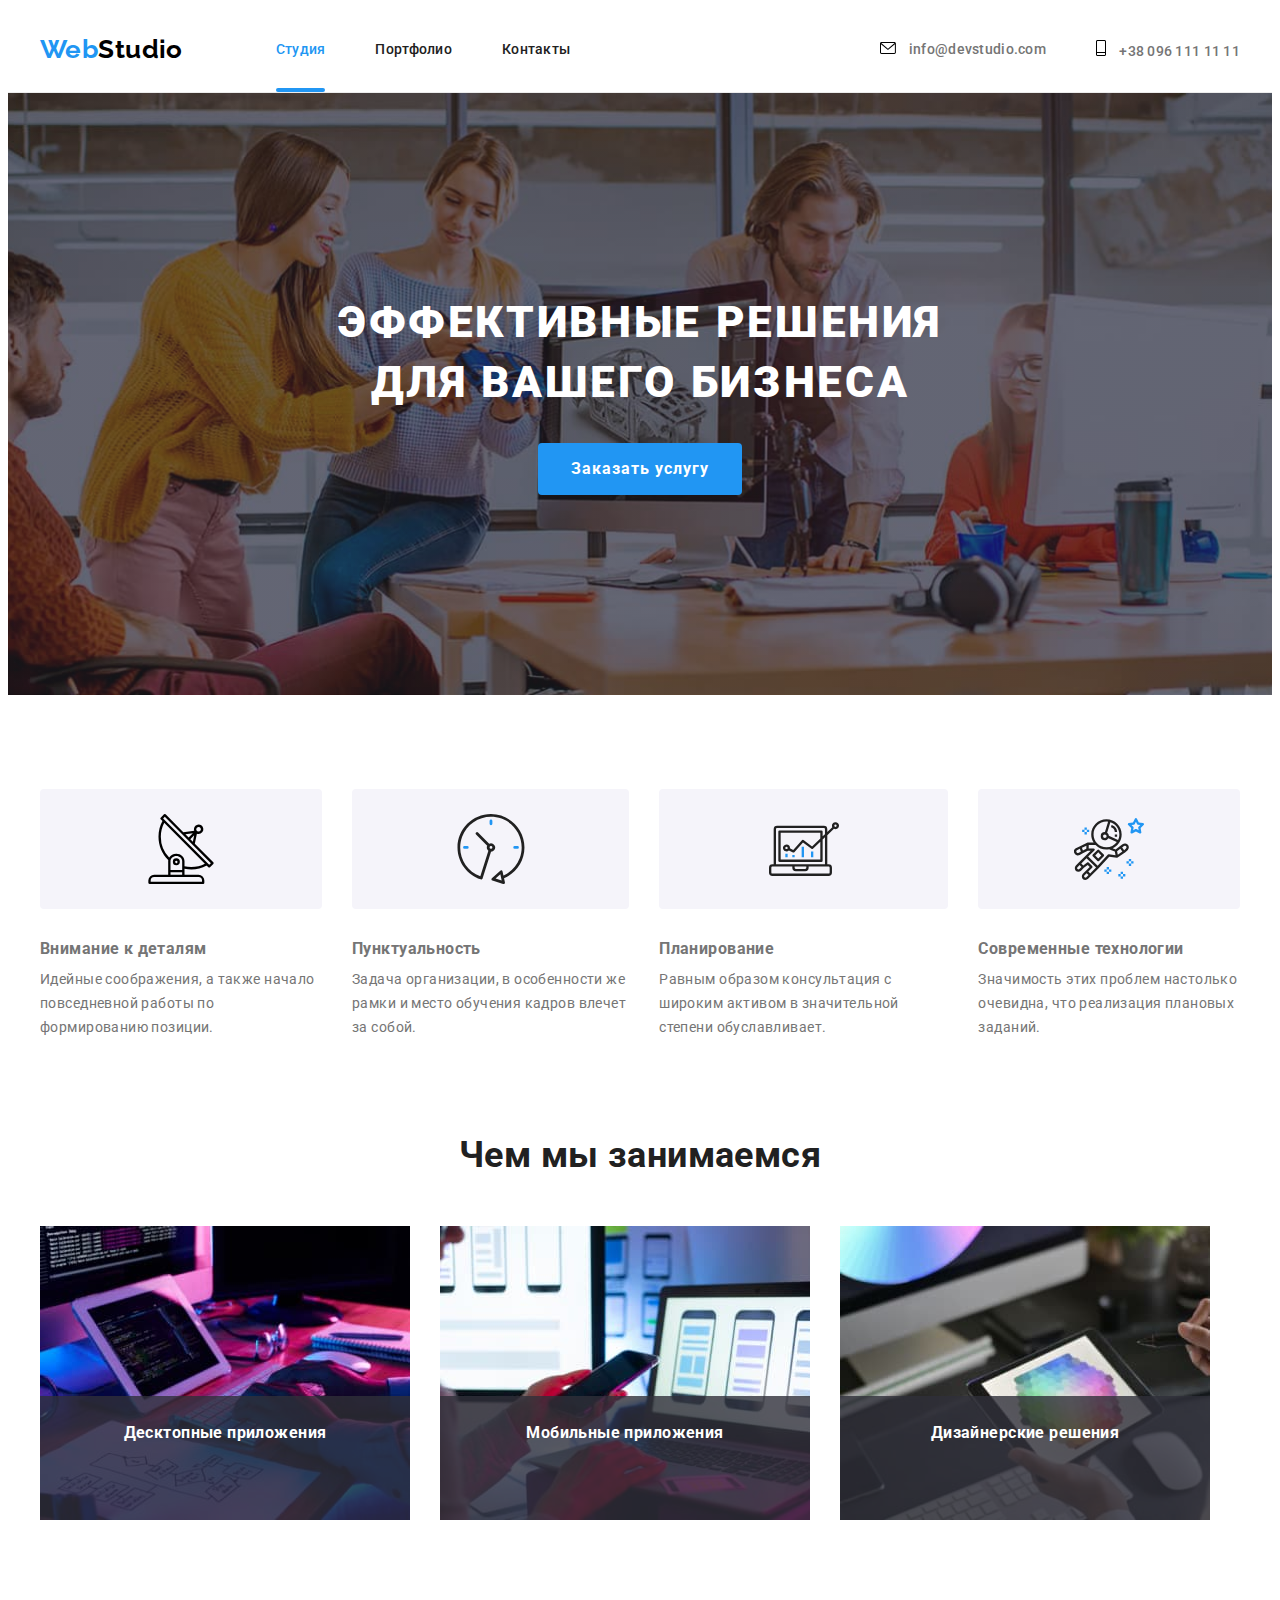
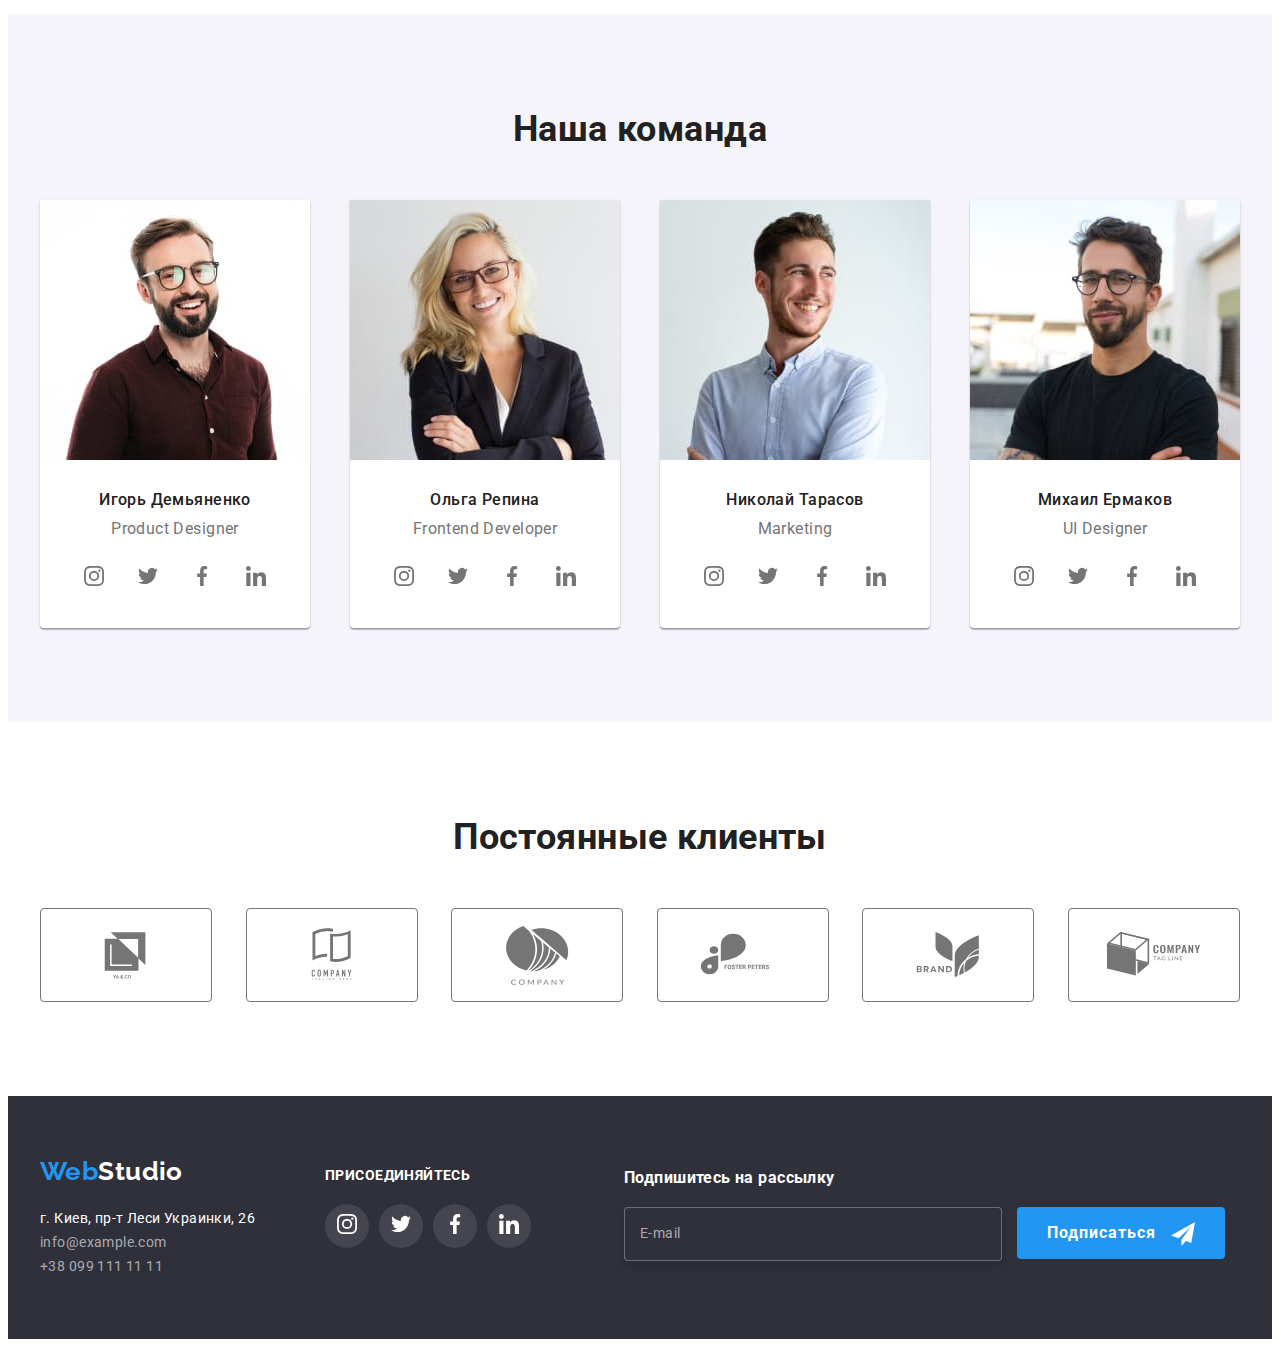
<file: index.html>
<!DOCTYPE html>
<html lang="ru">
  <head>
    <meta charset="UTF-8" />
    <meta http-equiv="X-UA-Compatible" content="IE=edge" />
    <meta name="viewport" content="width=device-width, initial-scale=1.0" />
    <title>Studio</title>
    <link
      href="https://fonts.googleapis.com/css2?family=Raleway:wght@700&family=Roboto:wght@400;500;700;900&display=swap"
      rel="stylesheet"
    />
    <link rel="stylesheet" href="./css/main.min.css" />

    <link
      rel="stylesheet"
      href="https://cdnjs.cloudflare.com/ajax/libs/modern-normalize/1.1.0/modern-normalize.min.css"
      integrity="sha512-wpPYUAdjBVSE4KJnH1VR1HeZfpl1ub8YT/NKx4PuQ5NmX2tKuGu6U/JRp5y+Y8XG2tV+wKQpNHVUX03MfMFn9Q=="
      crossorigin="anonymous"
      referrerpolicy="no-referrer"
    />
  </head>

  <body class="page">
    <!-- header -->
    <header class="header">
      <div class="container header__content">
        <a class="logo" href="./index.html" lang="en">
          <span class="logo__text logo__text--blue">Web</span
          ><span class="logo__text logo__text--focused">Studio</span></a
        >
        <nav class="nav">
          <ul class="nav__list">
            <li class="nav__item">
              <a class="nav__link nav__link--current" href="./index.html"
                >Студия</a
              >
            </li>
            <li class="nav__item">
              <a class="nav__link" href="./portfolio.html">Портфолио</a>
            </li>
            <li class="nav__item">
              <a class="nav__link" href="#address">Контакты</a>
            </li>
          </ul>
        </nav>

        <ul class="contacts header__contacts">
          <li class="contacts__item contacts__item--inline">
            <a
              class="contacts__link contacts__link--inline"
              href="mailto:info@devstudio.com"
            >
              <svg class="icon-envelope" width="16" height="12">
                <use href="./images/symbol-defs.svg#icon-envelope"></use>
              </svg>
              info@devstudio.com</a
            >
          </li>
          <li class="contacts__item contacts__item--inline">
            <a
              class="contacts__link contacts__link--inline"
              href="tel:+380961111111"
            >
              <svg class="icon-phon" width="10" height="16">
                <use href="./images/symbol-defs.svg#icon-vector"></use>
              </svg>
              +38 096 111 11 11</a
            >
          </li>
        </ul>
      </div>
    </header>

    <main>
      <!-- hero  -->
      <section class="hero overlay">
        <div class="container">
          <h1 class="hero__title">Эффективные решения для вашего бизнеса</h1>
          <button class="button button--primary" type="button" data-modal-open>
            Заказать услугу
          </button>
        </div>
      </section>

      <!-- features section-->
      <section class="features">
        <div class="container">
          <h2 hidden>Особенности</h2>

          <ul class="features__list">
            <li class="features__item">
              <div class="features__pic">
                <svg class="features__icon" width="70" height="70">
                  <use href="./images/symbol-defs.svg#icon-antenna"></use>
                </svg>
              </div>
              <h3 class="features__title">Внимание к деталям</h3>
              <p class="features__text">
                Идейные соображения, а также начало повседневной работы по
                формированию позиции.
              </p>
            </li>

            <li class="features__item">
              <div class="features__pic">
                <svg class="features__icon" width="70" height="70">
                  <use href="./images/symbol-defs.svg#icon-clock"></use>
                </svg>
              </div>
              <h3 class="features__title">Пунктуальность</h3>
              <p class="features__text">
                Задача организации, в особенности же рамки и место обучения
                кадров влечет за собой.
              </p>
            </li>

            <li class="features__item">
              <div class="features__pic">
                <svg class="features__icon" width="70" height="70">
                  <use href="./images/symbol-defs.svg#icon-diagram"></use>
                </svg>
              </div>
              <h3 class="features__title">Планирование</h3>
              <p class="features__text">
                Равным образом консультация с широким активом в значительной
                степени обуславливает.
              </p>
            </li>

            <li class="features__item">
              <div class="features__pic">
                <svg class="features__icon" width="70" height="70">
                  <use href="./images/symbol-defs.svg#icon-astronaut"></use>
                </svg>
              </div>
              <h3 class="features__title">Современные технологии</h3>
              <p class="features__text">
                Значимость этих проблем настолько очевидна, что реализация
                плановых заданий.
              </p>
            </li>
          </ul>
        </div>
      </section>

      <!-- about us -->
      <section class="about">
        <div class="container">
          <h2 class="section-title centered">Чем мы занимаемся</h2>

          <ul class="about__list">
            <li class="about__item">
              <img
                class="about__img"
                src="./images/about-us/box-1.jpg"
                alt="Верстка"
                width="370"
              />
              <div class="about__thamb">
                <h3 class="about__title">Десктопные приложения</h3>
              </div>
            </li>
            <li class="about__item">
              <img
                class="about__img"
                src="./images/about-us/box-2.jpg"
                alt="Создание мобильного приложения"
                width="370"
              />
              <div class="about__thamb">
                <h3 class="about__title">Мобильные приложения</h3>
              </div>
            </li>
            <li class="about__item">
              <img
                class="about__img"
                src="./images/about-us/box-3.jpg"
                alt="Палитра цветов на планшете"
                width="370"
              />
              <div class="about__thamb">
                <h3 class="about__title">Дизайнерские решения</h3>
              </div>
            </li>
          </ul>
        </div>
      </section>

      <!-- our team -->
      <section class="team">
        <div class="container">
          <h2 class="section-title">Наша команда</h2>

          <ul class="team__list">
            <li class="team__item team__item--shadow">
              <a class="team__link" href="">
                <img
                  class="team__img"
                  src="./images/our-team/igor-d.jpg"
                  alt=" Фото Игоря Демьяненко"
                  width="270"
                />
              </a>

              <div class="team__desc">
                <h3 class="team__title">Игорь Демьяненко</h3>
                <p lang="en" class="team__text">Product Designer</p>

                <ul class="social-media">
                  <li class="social-media__item">
                    <a
                      class="social-media__link"
                      href=""
                      target="_blank"
                      rel="nooper nofollow noreferre"
                      aria-label="instagram"
                    >
                      <svg class="social-media__icon" width="20" height="20">
                        <use
                          href="./images/symbol-defs.svg#icon-instagram"
                        ></use>
                      </svg>
                    </a>
                  </li>

                  <li class="social-media__item">
                    <a
                      class="social-media__link"
                      href=""
                      target="_blank"
                      rel="nooper nofollow noreferre"
                      aria-label="twitter"
                    >
                      <svg class="social-media__icon" width="20" height="20">
                        <use href="./images/symbol-defs.svg#icon-twitter"></use>
                      </svg>
                    </a>
                  </li>

                  <li class="social-media__item">
                    <a
                      class="social-media__link"
                      href=""
                      target="_blank"
                      rel="nooper nofollow noreferre"
                      aria-label="facebook"
                    >
                      <svg class="social-media__icon" width="20" height="20">
                        <use
                          href="./images/symbol-defs.svg#icon-facebook"
                        ></use>
                      </svg>
                    </a>
                  </li>

                  <li class="social-media__item">
                    <a
                      class="social-media__link"
                      href=""
                      target="_blank"
                      rel="nooper nofollow noreferre"
                      aria-label="linkedin"
                    >
                      <svg class="social-media__icon" width="20" height="20">
                        <use
                          href="./images/symbol-defs.svg#icon-linkedin"
                        ></use>
                      </svg>
                    </a>
                  </li>
                </ul>
              </div>
            </li>

            <li class="team__item team__item--shadow">
              <a class="team__link" href="">
                <img
                  class="team__img"
                  src="./images/our-team/olga-r.jpg"
                  alt="Фото Ольги Репиной"
                  width="270"
                />
              </a>
              <div class="team__desc">
                <h3 class="team__title">Ольга Репина</h3>
                <p lang="en" class="team__text">Frontend Developer</p>
                <ul class="social-media">
                  <li class="social-media__item">
                    <a
                      class="social-media__link"
                      href=""
                      target="_blank"
                      rel="nooper nofollow noreferre"
                      aria-label="instagram"
                    >
                      <svg class="social-media__icon" width="20" height="20">
                        <use
                          href="./images/symbol-defs.svg#icon-instagram"
                        ></use>
                      </svg>
                    </a>
                  </li>

                  <li class="social-media__item">
                    <a
                      class="social-media__link"
                      href=""
                      target="_blank"
                      rel="nooper nofollow noreferre"
                      aria-label="twitter"
                    >
                      <svg class="social-media__icon" width="20" height="20">
                        <use href="./images/symbol-defs.svg#icon-twitter"></use>
                      </svg>
                    </a>
                  </li>

                  <li class="social-media__item">
                    <a
                      class="social-media__link"
                      href=""
                      target="_blank"
                      rel="nooper nofollow noreferre"
                      aria-label="facebook"
                    >
                      <svg class="social-media__icon" width="20" height="20">
                        <use
                          href="./images/symbol-defs.svg#icon-facebook"
                        ></use>
                      </svg>
                    </a>
                  </li>

                  <li class="social-media__item">
                    <a
                      class="social-media__link"
                      href=""
                      target="_blank"
                      rel="nooper nofollow noreferre"
                      aria-label="linkedin"
                    >
                      <svg class="social-media__icon" width="20" height="20">
                        <use
                          href="./images/symbol-defs.svg#icon-linkedin"
                        ></use>
                      </svg>
                    </a>
                  </li>
                </ul>
              </div>
            </li>

            <li class="team__item team__item--shadow">
              <a class="team__link" href="">
                <img
                  class="team__img"
                  src="./images/our-team/nikolay-t.jpg"
                  alt="фото Николая Тарасова"
                  width="270"
                />
              </a>
              <div class="team__desc">
                <h3 class="team__title">Николай Тарасов</h3>
                <p lang="en" class="team__text">Marketing</p>

                <ul class="social-media">
                  <li class="social-media__item">
                    <a
                      class="social-media__link"
                      href=""
                      target="_blank"
                      rel="nooper nofollow noreferre"
                      aria-label="instagram"
                    >
                      <svg class="social-media__icon" width="20" height="20">
                        <use
                          href="./images/symbol-defs.svg#icon-instagram"
                        ></use>
                      </svg>
                    </a>
                  </li>

                  <li class="social-media__item">
                    <a
                      class="social-media__link"
                      href=""
                      target="_blank"
                      rel="nooper nofollow noreferre"
                      aria-label="twitter"
                    >
                      <svg class="social-media__icon" width="20" height="20">
                        <use href="./images/symbol-defs.svg#icon-twitter"></use>
                      </svg>
                    </a>
                  </li>

                  <li class="social-media__item">
                    <a
                      class="social-media__link"
                      href=""
                      target="_blank"
                      rel="nooper nofollow noreferre"
                      aria-label="facebook"
                    >
                      <svg class="social-media__icon" width="20" height="20">
                        <use
                          href="./images/symbol-defs.svg#icon-facebook"
                        ></use>
                      </svg>
                    </a>
                  </li>

                  <li class="social-media__item">
                    <a
                      class="social-media__link"
                      href=""
                      target="_blank"
                      rel="nooper nofollow noreferre"
                      aria-label="linkedin"
                    >
                      <svg class="social-media__icon" width="20" height="20">
                        <use
                          href="./images/symbol-defs.svg#icon-linkedin"
                        ></use>
                      </svg>
                    </a>
                  </li>
                </ul>
              </div>
            </li>

            <li class="team__item team__item--shadow">
              <a class="team__link" href="">
                <img
                  class="team__img"
                  src="./images/our-team/mihail-e.jpg"
                  alt="Фото Михаила Ермакова"
                  width="270"
                />
              </a>
              <div class="team__desc">
                <h3 class="team__title">Михаил Ермаков</h3>
                <p lang="en" class="team__text">UI Designer</p>
                <ul class="social-media">
                  <li class="social-media__item">
                    <a
                      class="social-media__link"
                      href=""
                      target="_blank"
                      rel="nooper nofollow noreferre"
                      aria-label="instagram"
                    >
                      <svg class="social-media__icon" width="20" height="20">
                        <use
                          href="./images/symbol-defs.svg#icon-instagram"
                        ></use>
                      </svg>
                    </a>
                  </li>

                  <li class="social-media__item">
                    <a
                      class="social-media__link"
                      href=""
                      target="_blank"
                      rel="nooper nofollow noreferre"
                      aria-label="twitter"
                    >
                      <svg class="social-media__icon" width="20" height="20">
                        <use href="./images/symbol-defs.svg#icon-twitter"></use>
                      </svg>
                    </a>
                  </li>

                  <li class="social-media__item">
                    <a
                      class="social-media__link"
                      href=""
                      target="_blank"
                      rel="nooper nofollow noreferre"
                      aria-label="facebook"
                    >
                      <svg class="social-media__icon" width="20" height="20">
                        <use
                          href="./images/symbol-defs.svg#icon-facebook"
                        ></use>
                      </svg>
                    </a>
                  </li>

                  <li class="social-media__item">
                    <a
                      class="social-media__link"
                      href=""
                      target="_blank"
                      rel="nooper nofollow noreferre"
                      aria-label="linkedin"
                    >
                      <svg class="social-media__icon" width="20" height="20">
                        <use
                          href="./images/symbol-defs.svg#icon-linkedin"
                        ></use>
                      </svg>
                    </a>
                  </li>
                </ul>
              </div>
            </li>
          </ul>
        </div>
      </section>

      <!-- our clients -->
      <section class="clients">
        <div class="container">
          <h2 class="section-title">Постоянные клиенты</h2>

          <ul class="clients__list">
            <li class="clients__item">
              <a href="" class="clients__icon">
                <svg class="clients__img" width="106" height="60">
                  <use href="./images/symbol-defs.svg#icon-company-1"></use>
                </svg>
              </a>
            </li>

            <li class="clients__item">
              <a href="" class="clients__icon">
                <svg class="clients__img" width="106" height="60">
                  <use href="./images/symbol-defs.svg#icon-company-2"></use>
                </svg>
              </a>
            </li>

            <li class="clients__item">
              <a href="" class="clients__icon">
                <svg class="clients__img" width="106" height="60">
                  <use href="./images/symbol-defs.svg#icon-company-3"></use>
                </svg>
              </a>
            </li>

            <li class="clients__item">
              <a href="" class="clients__icon">
                <svg class="clients__img" width="106" height="60">
                  <use href="./images/symbol-defs.svg#icon-company-4"></use>
                </svg>
              </a>
            </li>

            <li class="clients__item">
              <a href="" class="clients__icon">
                <svg class="clients__img" width="106" height="60">
                  <use href="./images/symbol-defs.svg#icon-company-5"></use>
                </svg>
              </a>
            </li>

            <li class="clients__item">
              <a href="" class="clients__icon">
                <svg class="clients__img" width="106" height="60">
                  <use href="./images/symbol-defs.svg#icon-company-6"></use>
                </svg>
              </a>
            </li>
          </ul>
        </div>
      </section>
    </main>

    <!-- footer -->
    <footer class="footer">
      <div class="container footer-content">
        <div class="footer__contacts">
          <a class="logo footer__logo" href="./index.html" lang="en"
            ><span class="logo__text logo__text--blue">Web</span
            ><span class="logo__text logo__text--focused logo__text--white"
              >Studio</span
            ></a
          >
          <address class="address" id="address">
            <ul class="contacts address__contacts">
              <li>
                <a
                  class="contacts__link contacts__link--address-white"
                  href="https://goo.gl/maps/FM9S6xDDUZ7LTuPC8"
                  target="_blank"
                  rel="nooper nofollow noreferre"
                  >г. Киев, пр-т Леси Украинки, 26</a
                >
              </li>
              <li>
                <a
                  class="contacts__link contacts__link--address-gray"
                  href="mailto:info@example.com"
                  >info@example.com</a
                >
              </li>
              <li>
                <a
                  class="contacts__link contacts__link--address-gray"
                  href="tel:+380991111111"
                  >+38 099 111 11 11</a
                >
              </li>
            </ul>
          </address>
        </div>

        <div class="footer__social-media">
          <h3 class="footer__title title">присоединяйтесь</h3>
          <ul class="social-media">
            <li class="social-media__item social-media__item--bg-grey">
              <a
                class="social-media__icon social-media__icon--white-fill"
                href=""
                target="_blank"
                rel="nooper nofollow noreferre"
                aria-label="instagram"
              >
                <svg class="social-media__icon" width="20" height="20">
                  <use href="./images/symbol-defs.svg#icon-instagram"></use>
                </svg>
              </a>
            </li>

            <li class="social-media__item social-media__item--bg-grey">
              <a
                class="social-media__icon social-media__icon--white-fill"
                href=""
                target="_blank"
                rel="nooper nofollow noreferre"
                aria-label="twitter"
              >
                <svg class="social-media__icon" width="20" height="20">
                  <use href="./images/symbol-defs.svg#icon-twitter"></use>
                </svg>
              </a>
            </li>

            <li class="social-media__item social-media__item--bg-grey">
              <a
                class="social-media__icon social-media__icon--white-fill"
                href=""
                target="_blank"
                rel="nooper nofollow noreferre"
                aria-label="facebook"
              >
                <svg class="social-media__icon" width="20" height="20">
                  <use href="./images/symbol-defs.svg#icon-facebook"></use>
                </svg>
              </a>
            </li>

            <li class="social-media__item social-media__item--bg-grey">
              <a
                class="social-media__icon social-media__icon--white-fill"
                href=""
                target="_blank"
                rel="nooper nofollow noreferre"
                aria-label="linkedin"
              >
                <svg class="social-media__icon" width="20" height="20">
                  <use href="./images/symbol-defs.svg#icon-linkedin"></use>
                </svg>
              </a>
            </li>
          </ul>
        </div>
        <div class="subscribe-form footer__subscribe-form">
          <h3 class="footer__title">Подпишитесь на рассылку</h3>
          <form class="subscribe-form" name="footer" autocomplete="off">
            <label class="subscribe-form__label">
              <input
                class="subscribe-form__input"
                type="email"
                name="email"
                placeholder=" "
              />
              <span class="subscribe-form__text"> E-mail</span></label
            >
            <button class="button button--primary footer__button" type="submit">
              Подписаться
              <svg class="button__icon-send" width="24" height="24">
                <use href="./images/symbol-defs.svg#icon-send"></use>
              </svg>
            </button>
          </form>
        </div>
      </div>
    </footer>
    <!-- modal -->
    <div class="backdrop is-hidden" data-modal>
      <div class="modal">
        <button class="close-btn" data-modal-close>
          <svg class="close-btn__icon" width="11" height="11">
            <use href="./images/symbol-defs.svg#icon-close"></use>
          </svg>
        </button>
        <section class="modal__content">
          <h2 class="modal__title">Оставьте свои данные, мы вам перезвоним</h2>
          <form class="form modal__form" autocomplete="off">
            <label class="form__field">
              <span class="form__label">Имя</span>
              <input
                class="form__input"
                type="text"
                name="name"
                placeholder=" "
              />
              <svg class="form__icon" width="18" height="18">
                <use href="./images/symbol-defs.svg#icon-person-black"></use>
              </svg>
            </label>
            <label class="form__field">
              <span class="form__label">Телефон</span>
              <input
                class="form__input"
                type="tel"
                name="tel"
                placeholder=" "
              />
              <svg class="form__icon" width="18" height="18">
                <use href="./images/symbol-defs.svg#icon-phone-black"></use>
              </svg>
            </label>
            <label class="form__field">
              <span class="form__label">Почта</span>
              <input
                class="form__input"
                type="email"
                name="email"
                placeholder=" "
              />
              <svg class="form__icon" width="18" height="18">
                <use href="./images/symbol-defs.svg#icon-email-black"></use>
              </svg>
            </label>
            <label class="form__field">
              <span class="form__label">Оставьте коментарий</span>
              <textarea
                class="textarea"
                name="comments"
                placeholder="Введите текст"
              ></textarea>
            </label>
            <label class="form__checkbox-label">
              <input
                class="form__checkbox-input"
                type="checkbox"
                name="checkbox"
                value="checkbox"
                checked
              />
              <span class="form__checkbox-icon"></span>
              <span>Соглашаюсь с рассылкой и принимаю</span>
              <a href="" class="policy-link">Условия договора</a>
            </label>
            <button class="button button--primary form__button" type="submit">
              Отправить
            </button>
          </form>
        </section>
      </div>
    </div>
    <script src="./js/modal.js"></script>
  </body>
</html>
</file>
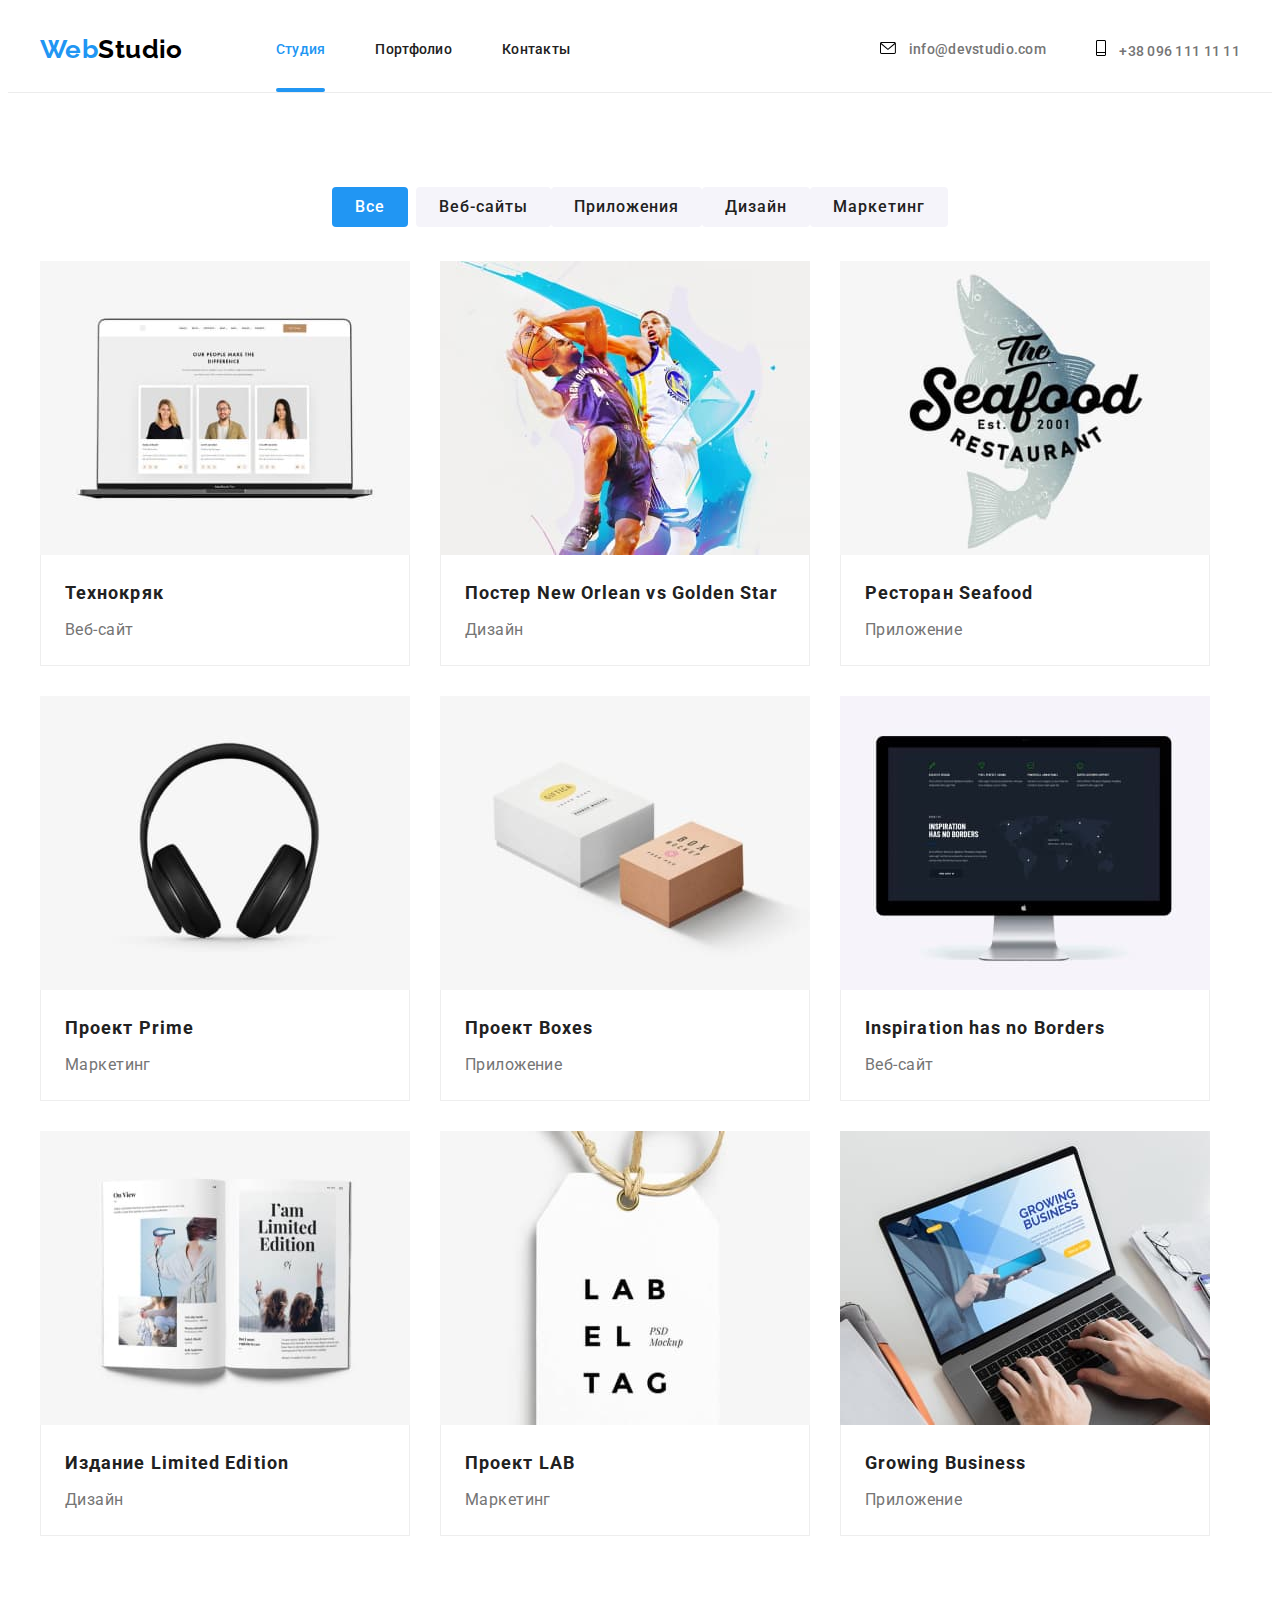
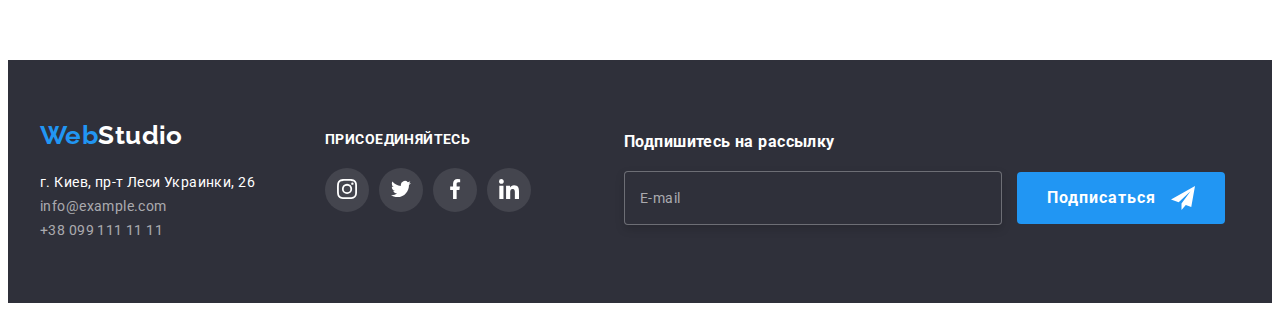
<file: portfolio.html>
<!DOCTYPE html>
<html lang="ru">
  <head>
    <meta charset="UTF-8" />
    <meta http-equiv="X-UA-Compatible" content="IE=edge" />
    <meta name="viewport" content="width=device-width, initial-scale=1.0" />
    <title>Портфолио</title>
    <link
      href="https://fonts.googleapis.com/css2?family=Raleway:wght@700&family=Roboto:wght@400;500;700;900&display=swap"
      rel="stylesheet"
    />
    <link rel="stylesheet" href="./css/portfolio.min.css" />

    <link
      rel="stylesheet"
      href="https://cdnjs.cloudflare.com/ajax/libs/modern-normalize/1.1.0/modern-normalize.min.css"
      integrity="sha512-wpPYUAdjBVSE4KJnH1VR1HeZfpl1ub8YT/NKx4PuQ5NmX2tKuGu6U/JRp5y+Y8XG2tV+wKQpNHVUX03MfMFn9Q=="
      crossorigin="anonymous"
      referrerpolicy="no-referrer"
    />
  </head>

  <body class="page">
    <!-- header -->
    <header class="header">
      <div class="container header__content">
        <a class="logo" href="./index.html" lang="en">
          <span class="logo__text logo__text--blue">Web</span
          ><span class="logo__text logo__text--focused">Studio</span></a
        >
        <nav class="nav">
          <ul class="nav__list">
            <li class="nav__item">
              <a class="nav__link nav__link--current" href="./index.html"
                >Студия</a
              >
            </li>
            <li class="nav__item">
              <a class="nav__link" href="./portfolio.html">Портфолио</a>
            </li>
            <li class="nav__item">
              <a class="nav__link" href="#address">Контакты</a>
            </li>
          </ul>
        </nav>

        <ul class="contacts header__contacts">
          <li class="contacts__item contacts__item--inline">
            <a
              class="contacts__link contacts__link--inline"
              href="mailto:info@devstudio.com"
            >
              <svg class="icon-envelope" width="16" height="12">
                <use href="./images/symbol-defs.svg#icon-envelope"></use>
              </svg>
              info@devstudio.com</a
            >
          </li>
          <li class="contacts__item contacts__item--inline">
            <a
              class="contacts__link contacts__link--inline"
              href="tel:+380961111111"
            >
              <svg class="icon-phon" width="10" height="16">
                <use href="./images/symbol-defs.svg#icon-vector"></use>
              </svg>
              +38 096 111 11 11</a
            >
          </li>
        </ul>
      </div>
    </header>

    <main>
      <section class="gallery section">
        <div class="container">
          <h1 hidden>Портфолио</h1>
          <ul class="filter">
            <li class="filter__item">
              <button
                type="button"
                class="button filter__button filter__button--current"
              >
                Все
              </button>
            </li>
            <li class="item">
              <button type="button" class="button filter__button">
                Веб-сайты
              </button>
            </li>
            <li class="item">
              <button type="button" class="button filter__button">
                Приложения
              </button>
            </li>
            <li class="item">
              <button type="button" class="button filter__button">
                Дизайн
              </button>
            </li>
            <li class="item">
              <button type="button" class="button filter__button">
                Маркетинг
              </button>
            </li>
          </ul>

          <ul class="gallery__list">
            <li class="gallery__item">
              <a href="" class="gallery__link">
                <div class="gallery__thumb">
                  <img
                    class="gallery__img"
                    src="./images/gallery/texnokrak.jpg"
                    alt="Ноутбук"
                    width="370"
                    height="294"
                  />
                  <div class="gallery-overlay">
                    <p class="gallery-overlay__text">
                      Ресурс предлагает комплексные предложения с разным уровнем
                      функционала и сервисов. Все это позволит посетителю
                      получить исчерпывающие сведения о компании или частном
                      лице.
                    </p>
                  </div>
                </div>

                <div class="gallery__desc">
                  <h2 class="gallery__title">Технокряк</h2>
                  <p class="gallery__text">Веб-сайт</p>
                </div>
              </a>
            </li>

            <li class="gallery__item">
              <a href="" class="gallery__link">
                <div class="gallery__thumb">
                  <img
                    class="gallery__img"
                    src="./images/gallery/pster-no-vs-gs.jpg"
                    alt="Ноутбук"
                    width="370"
                    height="294"
                  />
                  <div class="gallery-overlay">
                    <p class="gallery-overlay__text">
                      Ресурс предлагает комплексные предложения с разным уровнем
                      функционала и сервисов. Все это позволит посетителю
                      получить исчерпывающие сведения о компании или частном
                      лице.
                    </p>
                  </div>
                </div>
                <div class="gallery__desc">
                  <h2 class="gallery__title">
                    Постер New Orlean vs Golden Star
                  </h2>
                  <p class="gallery__text">Дизайн</p>
                </div>
              </a>
            </li>

            <li class="gallery__item">
              <a href="" class="gallery__link">
                <div class="gallery__thumb">
                  <img
                    class="gallery__img"
                    src="./images/gallery/rest-seafood.jpg"
                    alt="Ноутбук"
                    width="370"
                    height="294"
                  />
                  <div class="gallery-overlay">
                    <p class="gallery-overlay__text">
                      Ресурс предлагает комплексные предложения с разным уровнем
                      функционала и сервисов. Все это позволит посетителю
                      получить исчерпывающие сведения о компании или частном
                      лице.
                    </p>
                  </div>
                </div>
                <div class="gallery__desc">
                  <h2 class="gallery__title">Ресторан Seafood</h2>
                  <p class="gallery__text">Приложение</p>
                </div>
              </a>
            </li>

            <li class="gallery__item">
              <a href="" class="gallery__link">
                <div class="gallery__thumb">
                  <img
                    class="gallery__img"
                    src="./images/gallery/project-prime.jpg"
                    alt="Ноутбук"
                    width="370"
                    height="294"
                  />
                  <div class="gallery-overlay">
                    <p class="gallery-overlay__text">
                      Ресурс предлагает комплексные предложения с разным уровнем
                      функционала и сервисов. Все это позволит посетителю
                      получить исчерпывающие сведения о компании или частном
                      лице.
                    </p>
                  </div>
                </div>
                <div class="gallery__desc">
                  <h2 class="gallery__title">Проект Prime</h2>
                  <p class="gallery__text">Маркетинг</p>
                </div>
              </a>
            </li>

            <li class="gallery__item">
              <a href="" class="gallery__link">
                <div class="gallery__thumb">
                  <img
                    class="gallery__img"
                    src="./images/gallery/project-boxes.jpg"
                    alt="Ноутбук"
                    width="370"
                    height="294"
                  />
                  <div class="gallery-overlay">
                    <p class="gallery-overlay__text">
                      Ресурс предлагает комплексные предложения с разным уровнем
                      функционала и сервисов. Все это позволит посетителю
                      получить исчерпывающие сведения о компании или частном
                      лице.
                    </p>
                  </div>
                </div>
                <div class="gallery__desc">
                  <h2 class="gallery__title">Проект Boxes</h2>
                  <p class="gallery__text">Приложение</p>
                </div>
              </a>
            </li>

            <li class="gallery__item">
              <a href="" class="gallery__link">
                <div class="gallery__thumb">
                  <img
                    class="gallery__img"
                    src="./images/gallery/inspiration.jpg"
                    alt="Ноутбук"
                    width="370"
                    height="294"
                  />
                  <div class="gallery-overlay">
                    <p class="gallery-overlay__text">
                      Ресурс предлагает комплексные предложения с разным уровнем
                      функционала и сервисов. Все это позволит посетителю
                      получить исчерпывающие сведения о компании или частном
                      лице.
                    </p>
                  </div>
                </div>
                <div class="gallery__desc">
                  <h2 class="gallery__title">Inspiration has no Borders</h2>
                  <p class="gallery__text">Веб-сайт</p>
                </div>
              </a>
            </li>

            <li class="gallery__item">
              <a href="" class="gallery__link">
                <div class="gallery__thumb">
                  <img
                    class="gallery__img"
                    src="./images/gallery/limited-ed.jpg"
                    alt="Ноутбук"
                    width="370"
                    height="294"
                  />
                  <div class="gallery-overlay">
                    <p class="gallery-overlay__text">
                      Ресурс предлагает комплексные предложения с разным уровнем
                      функционала и сервисов. Все это позволит посетителю
                      получить исчерпывающие сведения о компании или частном
                      лице.
                    </p>
                  </div>
                </div>
                <div class="gallery__desc">
                  <h2 class="gallery__title">Издание Limited Edition</h2>
                  <p class="gallery__text">Дизайн</p>
                </div>
              </a>
            </li>

            <li class="gallery__item">
              <a href="" class="gallery__link">
                <div class="gallery__thumb">
                  <img
                    class="gallery__img"
                    src="./images/gallery/project-lab.jpg"
                    alt="Ноутбук"
                    width="370"
                    height="294"
                  />
                  <div class="gallery-overlay">
                    <p class="gallery-overlay__text">
                      Ресурс предлагает комплексные предложения с разным уровнем
                      функционала и сервисов. Все это позволит посетителю
                      получить исчерпывающие сведения о компании или частном
                      лице.
                    </p>
                  </div>
                </div>
                <div class="gallery__desc">
                  <h2 class="gallery__title">Проект LAB</h2>
                  <p class="gallery__text">Маркетинг</p>
                </div>
              </a>
            </li>

            <li class="gallery__item">
              <a href="" class="gallery__link">
                <div class="gallery__thumb">
                  <img
                    class="gallery__img"
                    src="./images/gallery/growing-bus.jpg"
                    alt="Ноутбук"
                    width="370"
                    height="294"
                  />
                  <div class="gallery-overlay">
                    <p class="gallery-overlay__text">
                      Ресурс предлагает комплексные предложения с разным уровнем
                      функционала и сервисов. Все это позволит посетителю
                      получить исчерпывающие сведения о компании или частном
                      лице.
                    </p>
                  </div>
                </div>
                <div class="gallery__desc">
                  <h2 class="gallery__title">Growing Business</h2>
                  <p class="gallery__text">Приложение</p>
                </div>
              </a>
            </li>
          </ul>
        </div>
      </section>
    </main>

    <!-- <footer></footer> -->
    <footer class="footer">
      <div class="container footer-content">
        <div class="footer__contacts">
          <a class="logo footer__logo" href="./index.html" lang="en"
            ><span class="logo__text logo__text--blue">Web</span
            ><span class="logo__text logo__text--focused logo__text--white"
              >Studio</span
            ></a
          >
          <address class="address" id="address">
            <ul class="contacts address__contacts">
              <li>
                <a
                  class="contacts__link contacts__link--address-white"
                  href="https://goo.gl/maps/FM9S6xDDUZ7LTuPC8"
                  target="_blank"
                  rel="nooper nofollow noreferre"
                  >г. Киев, пр-т Леси Украинки, 26</a
                >
              </li>
              <li>
                <a
                  class="contacts__link contacts__link--address-gray"
                  href="mailto:info@example.com"
                  >info@example.com</a
                >
              </li>
              <li>
                <a
                  class="contacts__link contacts__link--address-gray"
                  href="tel:+380991111111"
                  >+38 099 111 11 11</a
                >
              </li>
            </ul>
          </address>
        </div>

        <div class="footer__social-media">
          <h3 class="footer__title title">присоединяйтесь</h3>
          <ul class="social-media">
            <li class="social-media__item social-media__item--bg-grey">
              <a
                class="social-media__icon social-media__icon--white-fill"
                href=""
                target="_blank"
                rel="nooper nofollow noreferre"
                aria-label="instagram"
              >
                <svg class="social-media__icon" width="20" height="20">
                  <use href="./images/symbol-defs.svg#icon-instagram"></use>
                </svg>
              </a>
            </li>

            <li class="social-media__item social-media__item--bg-grey">
              <a
                class="social-media__icon social-media__icon--white-fill"
                href=""
                target="_blank"
                rel="nooper nofollow noreferre"
                aria-label="twitter"
              >
                <svg class="social-media__icon" width="20" height="20">
                  <use href="./images/symbol-defs.svg#icon-twitter"></use>
                </svg>
              </a>
            </li>

            <li class="social-media__item social-media__item--bg-grey">
              <a
                class="social-media__icon social-media__icon--white-fill"
                href=""
                target="_blank"
                rel="nooper nofollow noreferre"
                aria-label="facebook"
              >
                <svg class="social-media__icon" width="20" height="20">
                  <use href="./images/symbol-defs.svg#icon-facebook"></use>
                </svg>
              </a>
            </li>

            <li class="social-media__item social-media__item--bg-grey">
              <a
                class="social-media__icon social-media__icon--white-fill"
                href=""
                target="_blank"
                rel="nooper nofollow noreferre"
                aria-label="linkedin"
              >
                <svg class="social-media__icon" width="20" height="20">
                  <use href="./images/symbol-defs.svg#icon-linkedin"></use>
                </svg>
              </a>
            </li>
          </ul>
        </div>
        <div class="subscribe-form footer__subscribe-form">
          <h3 class="footer__title">Подпишитесь на рассылку</h3>
          <form class="subscribe-form" name="footer" autocomplete="off">
            <label class="subscribe-form__label">
              <input
                class="subscribe-form__input"
                type="email"
                name="email"
                placeholder=" "
              />
              <span class="subscribe-form__text"> E-mail</span></label
            >
            <button class="button button--primary footer__button" type="submit">
              Подписаться
              <svg class="button__icon-send" width="24" height="24">
                <use href="./images/symbol-defs.svg#icon-send"></use>
              </svg>
            </button>
          </form>
        </div>
      </div>
    </footer>
  </body>
</html>
</file>
<file: css/main.min.css>
.team__list,.features__list,.social-media__link,.contacts,.nav__list{list-style:none}.team__text,.team__title,.section-title{text-align:center}.clients,.team,.about,.features{padding-top:94px;padding-bottom:94px;background-color:var(--primary-white-color)}:root{--primary-text-color: #757575;--title-text-color: #212121;--accent-color: #2196F3;--primary-white-color: #ffffff;--footer-bg-color: #2F303A;--secondary-bg-color: #F5F4FA;--header-boder-color: #ECECEC;--black-color: #000000}.page{background-color:var(--primary-white-color);color:var(--primary-text-color);font-family:"Roboto",sans-serif;font-weight:400;font-size:14px;letter-spacing:.03em}img{display:block}.container{margin-left:auto;margin-right:auto;padding-left:15px;padding-right:15px;width:1200px}.logo{color:var(--black-color);font-family:"Raleway",sans-serif;font-weight:700;font-size:26px;line-height:1.2;text-decoration:none}.logo__text--blue{color:var(--accent-color)}.logo__text--focused{-webkit-transition:color 250ms cubic-bezier(0.4, 0, 0.2, 1);transition:color 250ms cubic-bezier(0.4, 0, 0.2, 1)}.logo__text--focused:hover,.logo__text--focused:focus{color:var(--accent-color)}.footer__logo{display:inline-block;padding-top:60px;padding-bottom:20px}.logo__text--white{color:var(--primary-white-color);-webkit-transition:color 250ms cubic-bezier(0.4, 0, 0.2, 1);transition:color 250ms cubic-bezier(0.4, 0, 0.2, 1)}.nav__list{display:-webkit-box;display:-ms-flexbox;display:flex;margin-top:0;margin-bottom:0;margin-left:93px;margin-right:0;padding-left:0}.nav__item:not(:last-child){margin-right:50px}.nav__link{display:block;padding-top:32px;padding-bottom:32px;font-weight:500;line-height:1.14;letter-spacing:.02em;text-decoration:none;color:var(--title-text-color);-webkit-transition:color 250ms cubic-bezier(0.4, 0, 0.2, 1);transition:color 250ms cubic-bezier(0.4, 0, 0.2, 1)}.nav__link:hover,.nav__link:focus{color:var(--accent-color)}.nav__link--current{position:relative;color:var(--accent-color)}.nav__link--current::after{display:inline-block;content:"";position:absolute;bottom:-2px;left:0;width:100%;height:4px;border-radius:2px;background:var(--accent-color)}.contacts{margin-top:0;margin-bottom:0;padding-left:0}.header__contacts{display:-webkit-box;display:-ms-flexbox;display:flex;-webkit-box-pack:center;-ms-flex-pack:center;justify-content:center;-webkit-box-align:center;-ms-flex-align:center;align-items:center;margin-left:auto}.contacts__item--inline:not(:first-child){margin-left:50px}.contacts__link{text-decoration:none;-webkit-transition:color 250ms cubic-bezier(0.4, 0, 0.2, 1),fill 250ms cubic-bezier(0.4, 0, 0.2, 1);transition:color 250ms cubic-bezier(0.4, 0, 0.2, 1),fill 250ms cubic-bezier(0.4, 0, 0.2, 1)}.contacts__link--inline{display:block;padding-top:32px;padding-bottom:32px;font-weight:500;line-height:1.14;letter-spacing:.02em;color:var(--primary-text-color)}.contacts__link--address-white{font-style:normal;line-height:1.71;color:var(--primary-white-color)}.contacts__link--address-gray{padding-top:9px;font-style:normal;line-height:1.71;color:rgba(255,255,255,.6)}.contacts__link:hover,.contacts__link:focus{color:var(--accent-color);fill:var(--accent-color)}.icon-envelope,.icon-phon{margin-right:10px}.footer__contacts{display:block;margin-right:70px}.overlay{margin-left:auto;margin-right:auto;max-width:1600px;height:600;background-image:-webkit-gradient(linear, left top, right top, from(rgba(47, 48, 58, 0.4)), to(rgba(47, 48, 58, 0.4))),url(../images/hero/hero-bg.jpg);background-image:linear-gradient(to right, rgba(47, 48, 58, 0.4), rgba(47, 48, 58, 0.4)),url(../images/hero/hero-bg.jpg);background-color:#c4c4c4;background-repeat:no-repeat;background-position:center;background-size:cover}.hero__title{margin-top:0;margin-bottom:30px;margin-left:auto;margin-right:auto;max-width:650px;font-weight:900;font-size:44px;line-height:1.36;letter-spacing:.06em;text-align:center;text-transform:uppercase;color:var(--primary-white-color)}.title{font-weight:700;font-size:14px;line-height:1.14;text-transform:uppercase;color:var(--title-text-color)}.section-title{margin-top:0;margin-bottom:50px;font-weight:700;font-size:36px;line-height:1.17;color:var(--title-text-color)}.features__title{margin-top:0;margin-bottom:10px}.about__title{margin-top:0;margin-bottom:0;margin-left:0;margin-right:0;text-align:center;color:var(--primary-white-color)}.team__title{margin-top:0;margin-bottom:10px;font-weight:500;font-size:16px;line-height:1.19;color:var(--title-text-color)}.footer__title{margin-top:0;margin-bottom:20px;color:var(--primary-white-color)}.gallery__title{margin-top:0;margin-bottom:4px;font-weight:700;font-size:18px;line-height:2;letter-spacing:.06em;color:var(--title-text-color)}.modal__title{margin-top:2px;margin-bottom:12px;font-size:20px;line-height:1.15;text-align:center;text-transform:none;color:var(--title-text-color)}.social-media{display:-webkit-box;display:-ms-flexbox;display:flex;-webkit-box-pack:justify;-ms-flex-pack:justify;justify-content:space-between;-webkit-box-align:center;-ms-flex-align:center;align-items:center;margin-top:0;margin-bottom:0;margin-left:0;margin-right:0;padding:0;list-style:none}.social-media__link{display:-webkit-box;display:-ms-flexbox;display:flex;-webkit-box-pack:center;-ms-flex-pack:center;justify-content:center;-webkit-box-align:center;-ms-flex-align:center;align-items:center;width:inherit;height:inherit;text-decoration:none;fill:var(--primary-text-color);-webkit-transition:fill 250ms cubic-bezier(0.4, 0, 0.2, 1);transition:fill 250ms cubic-bezier(0.4, 0, 0.2, 1)}.social-media__link:hover,.social-media__link:focus{fill:var(--primary-white-color)}.social-media__item{display:-webkit-box;display:-ms-flexbox;display:flex;-webkit-box-pack:center;-ms-flex-pack:center;justify-content:center;-webkit-box-align:center;-ms-flex-align:center;align-items:center;width:44px;height:44px;border-radius:50%;border:1px rgba(0,0,0,0);cursor:pointer;-webkit-transition:background-color 250ms cubic-bezier(0.4, 0, 0.2, 1),border 250ms cubic-bezier(0.4, 0, 0.2, 1);transition:background-color 250ms cubic-bezier(0.4, 0, 0.2, 1),border 250ms cubic-bezier(0.4, 0, 0.2, 1)}.social-media__item:not(:last-child){margin-right:10px}.social-media__item:hover,.social-media__item:focus{background-color:var(--accent-color);border:1px solid var(--accent-color)}.social-media__item--bg-grey{background:rgba(255,255,255,.1)}.social-media__icon--white-fill{fill:var(--primary-white-color)}.footer__social-media{display:block;padding-top:72px}.footer__subscribe-form{margin-top:72px;margin-left:93px}.subscribe-form__label{position:relative}.subscribe-form__text{position:absolute;top:0;left:16px;color:rgba(255,255,255,.6);-webkit-transition:color 1250ms cubic-bezier(0.075, 0.82, 0.165, 1),-webkit-transform 1250ms cubic-bezier(0.075, 0.82, 0.165, 1);transition:color 1250ms cubic-bezier(0.075, 0.82, 0.165, 1),-webkit-transform 1250ms cubic-bezier(0.075, 0.82, 0.165, 1);transition:transform 1250ms cubic-bezier(0.075, 0.82, 0.165, 1),color 1250ms cubic-bezier(0.075, 0.82, 0.165, 1);transition:transform 1250ms cubic-bezier(0.075, 0.82, 0.165, 1),color 1250ms cubic-bezier(0.075, 0.82, 0.165, 1),-webkit-transform 1250ms cubic-bezier(0.075, 0.82, 0.165, 1)}.subscribe-form__label:focus-within>.subscribe-form__text{color:var(--accent-color);-webkit-transform:translateY(-34px);transform:translateY(-34px)}.subscribe-form__input{padding-left:16px;width:358px;height:50px;outline:rgba(0,0,0,0);color:var(--primary-white-color);background-color:var(--footer-bg-color);border:1px solid rgba(255,255,255,.3);-webkit-filter:drop-shadow(0px 4px 4px rgba(0, 0, 0, 0.15));filter:drop-shadow(0px 4px 4px rgba(0, 0, 0, 0.15));border-radius:4px}.subscribe-form__input:not(:-moz-placeholder-shown)+.subscribe-form__text{color:var(--accent-color);transform:translateY(-34px)}.subscribe-form__input:not(:-ms-input-placeholder)+.subscribe-form__text{color:var(--accent-color);transform:translateY(-34px)}.subscribe-form__input:not(:placeholder-shown)+.subscribe-form__text{color:var(--accent-color);-webkit-transform:translateY(-34px);transform:translateY(-34px)}.subscribe-form__label:focus-within>.subscribe-form__input{border:1px solid var(--accent-color)}.subscribe-form__input:not(:-moz-placeholder-shown){border:1px solid var(--accent-color)}.subscribe-form__input:not(:-ms-input-placeholder){border:1px solid var(--accent-color)}.subscribe-form__input:not(:placeholder-shown){border:1px solid var(--accent-color)}.backdrop{position:fixed;top:0;left:0;width:100%;height:100%;background:rgba(0,0,0,.2);visibility:visible;opacity:1;-webkit-transition:opacity 250ms cubic-bezier(0.075, 0.82, 0.165, 1),visibility 250ms cubic-bezier(0.075, 0.82, 0.165, 1);transition:opacity 250ms cubic-bezier(0.075, 0.82, 0.165, 1),visibility 250ms cubic-bezier(0.075, 0.82, 0.165, 1)}.backdrop.is-hidden .modal{-webkit-transform:translate(-50%, -50%) scale(0.8);transform:translate(-50%, -50%) scale(0.8)}.modal{position:absolute;top:50%;left:50%;-webkit-transform:translate(-50%, -50%) scale(1);transform:translate(-50%, -50%) scale(1);-webkit-transition:-webkit-transform 250ms cubic-bezier(0.075, 0.82, 0.165, 1);transition:-webkit-transform 250ms cubic-bezier(0.075, 0.82, 0.165, 1);transition:transform 250ms cubic-bezier(0.075, 0.82, 0.165, 1);transition:transform 250ms cubic-bezier(0.075, 0.82, 0.165, 1), -webkit-transform 250ms cubic-bezier(0.075, 0.82, 0.165, 1);width:528px;height:581px;background-color:var(--primary-white-color);-webkit-box-shadow:0px 1px 3px rgba(0,0,0,.12),0px 1px 1px rgba(0,0,0,.14),0px 2px 1px rgba(0,0,0,.2);box-shadow:0px 1px 3px rgba(0,0,0,.12),0px 1px 1px rgba(0,0,0,.14),0px 2px 1px rgba(0,0,0,.2);border-radius:4px}.modal__content{margin:0 40px 40px 40px}.backdrop.is-hidden{visibility:hidden;opacity:0;pointer-events:none}.close-btn{display:-webkit-box;display:-ms-flexbox;display:flex;-webkit-box-pack:center;-ms-flex-pack:center;justify-content:center;-webkit-box-align:center;-ms-flex-align:center;align-items:center;margin-top:8px;margin-left:auto;margin-right:8px;width:30px;height:30px;border-radius:50%;border:1px solid rgba(0,0,0,.1);background-color:var(--primary-white-color)}.close-btn__icon{fill:#000;cursor:pointer}.close-btn__icon:hover{fill:var(--accent-color)}.form__field{position:relative;display:-webkit-box;display:-ms-flexbox;display:flex;-webkit-box-orient:vertical;-webkit-box-direction:normal;-ms-flex-direction:column;flex-direction:column;margin-bottom:10px}.form__label{margin-bottom:4px;font-size:12px;letter-spacing:.01em}.form__icon{position:absolute;top:50%;left:12px;-webkit-transition:fill 250ms cubic-bezier(0.075, 0.82, 0.165, 1);transition:fill 250ms cubic-bezier(0.075, 0.82, 0.165, 1)}.form__field:focus-within>.form__icon{fill:var(--accent-color)}.form__input,.textarea{margin-top:0;margin-bottom:0;margin-left:0;margin-right:0;padding-left:42px;outline:rgba(0,0,0,0);height:40px;border:1px solid rgba(33,33,33,.2);border-radius:4px;-webkit-transition:border-color 250ms cubic-bezier(0.075, 0.82, 0.165, 1);transition:border-color 250ms cubic-bezier(0.075, 0.82, 0.165, 1)}.form__field:focus-within>.form__input,.form__field:focus-within>.textarea{border-color:var(--accent-color)}.textarea{padding:12px 16px;resize:none;height:120px}.textarea::-webkit-input-placeholder{letter-spacing:.01em;color:rgba(117,117,117,.5)}.textarea::-moz-placeholder{letter-spacing:.01em;color:rgba(117,117,117,.5)}.textarea:-ms-input-placeholder{letter-spacing:.01em;color:rgba(117,117,117,.5)}.textarea::-ms-input-placeholder{letter-spacing:.01em;color:rgba(117,117,117,.5)}.textarea::placeholder{letter-spacing:.01em;color:rgba(117,117,117,.5)}.form__checkbox-input{-webkit-appearance:none;-moz-appearance:none;appearance:none;position:absolute;margin-left:14px}.form__checkbox-icon{display:inline-block;margin-left:12px;width:16px;height:15px;border:2px solid var(--title-text-color);border-radius:2px;-webkit-transition:background-color 250ms cubic-bezier(0.075, 0.82, 0.165, 1);transition:background-color 250ms cubic-bezier(0.075, 0.82, 0.165, 1)}.form__checkbox-input:checked+.form__checkbox-icon{border:2px solid var(--accent-color);background-color:var(--accent-color);background-image:url(../images/icon-check.svg);background-repeat:no-repeat;background-size:contain;background-origin:border-box}.policy-link{color:var(--accent-color)}.button{display:inline-block;padding:10px 32px;font-weight:700;font-size:16px;line-height:1.88;letter-spacing:.06em;font-family:inherit;color:var(--title-text-color);background-color:var(--primary-white-color);border-radius:4px;border:1px solid rgba(0,0,0,0);cursor:pointer;-webkit-transition:background-color 250ms cubic-bezier(0.4, 0, 0.2, 1),color 250ms cubic-bezier(0.4, 0, 0.2, 1);transition:background-color 250ms cubic-bezier(0.4, 0, 0.2, 1),color 250ms cubic-bezier(0.4, 0, 0.2, 1)}.button--primary{background-color:var(--accent-color);color:var(--primary-white-color)}.button--primary:hover,.button--primary:focus{background-color:#188ce8}.footer__button{margin-left:12px;padding:10px 29px}.button__icon-send{display:inline-block;-webkit-box-align:center;-ms-flex-align:center;align-items:center;vertical-align:middle;margin-left:10px}.form__button{display:-webkit-box;display:-ms-flexbox;display:flex;margin-left:auto;margin-right:auto;margin-top:30px;padding:10px 55px}.filter__button{margin-bottom:34px;padding:6px 22px;font-weight:500;font-size:16px;line-height:1.62;background-color:var(--secondary-bg-color);color:var(--title-text-color)}.filter__button:hover,.filter__button:focus{background-color:var(--accent-color);color:var(--primary-white-color);-webkit-box-shadow:0px 3px 1px rgba(0,0,0,.1),0px 1px 2px rgba(0,0,0,.08),0px 2px 2px rgba(0,0,0,.12);box-shadow:0px 3px 1px rgba(0,0,0,.1),0px 1px 2px rgba(0,0,0,.08),0px 2px 2px rgba(0,0,0,.12)}.filter__button--current{color:var(--primary-white-color);background-color:var(--accent-color)}.header{border-bottom:1px solid var(--header-boder-color)}.header__content{display:-webkit-box;display:-ms-flexbox;display:flex;-webkit-box-align:center;-ms-flex-align:center;align-items:center}.hero{text-align:center;padding:200px 0}.features__list{display:-webkit-box;display:-ms-flexbox;display:flex;margin-top:0;margin-bottom:0;padding-left:0;row-gap:30px;-ms-flex-preferred-size:1147.5;flex-basis:1147.5}.features__item:not(:last-child){margin-right:30px}.features__pic{display:-webkit-box;display:-ms-flexbox;display:flex;-webkit-box-pack:center;-ms-flex-pack:center;justify-content:center;-webkit-box-align:center;-ms-flex-align:center;align-items:center;margin-bottom:30px;height:120px;background-color:var(--secondary-bg-color);border-radius:4px}.features__text{margin-top:0;margin-bottom:0;font-style:normal;line-height:1.71;font-style:initial}.about{padding-top:0}.about__list{position:relative;display:-webkit-box;display:-ms-flexbox;display:flex;margin-top:0;margin-bottom:0;padding-left:0}.about__item{position:relative;display:-webkit-box;display:-ms-flexbox;display:flex}.about__item:not(:last-child){margin-right:30px}.about__thamb{position:absolute;bottom:0;left:0;padding-top:27px;padding-bottom:27px;width:100%;height:70px;background:rgba(47,48,58,.8)}.team{background-color:var(--secondary-bg-color)}.team__text{margin-top:0;margin-bottom:16px;font-size:16px;line-height:1.19}.team__list{display:-webkit-box;display:-ms-flexbox;display:flex;-webkit-box-pack:justify;-ms-flex-pack:justify;justify-content:space-between;-webkit-box-align:center;-ms-flex-align:center;align-items:center;margin-top:0;margin-bottom:0;padding-left:0}.team__desc{padding-top:30px;padding-bottom:30px;padding-left:32px;padding-right:32px}.team__item{background-color:var(--primary-white-color)}.team__item--shadow{-webkit-box-shadow:0px 1px 3px rgba(0,0,0,.12),0px 1px 1px rgba(0,0,0,.14),0px 2px 1px rgba(0,0,0,.2);box-shadow:0px 1px 3px rgba(0,0,0,.12),0px 1px 1px rgba(0,0,0,.14),0px 2px 1px rgba(0,0,0,.2);border-radius:0px 0px 4px 4px}.clients__list{display:-webkit-box;display:-ms-flexbox;display:flex;-webkit-box-pack:justify;-ms-flex-pack:justify;justify-content:space-between;-webkit-box-align:center;-ms-flex-align:center;align-items:center;margin-top:0;margin-bottom:0;margin-left:0;margin-right:0;padding:0}.clients__item{display:-webkit-box;display:-ms-flexbox;display:flex;-webkit-box-pack:center;-ms-flex-pack:center;justify-content:center;-webkit-box-align:center;-ms-flex-align:center;align-items:center;width:170px;height:92px;background-color:var(--primary-white-color);border:1px solid var(--primary-text-color);border-radius:4px;-webkit-transition:border 250ms cubic-bezier(0.4, 0, 0.2, 1);transition:border 250ms cubic-bezier(0.4, 0, 0.2, 1)}.clients__item:hover,.clients__item:focus{border:1px solid var(--accent-color)}.clients__icon{display:-webkit-box;display:-ms-flexbox;display:flex;-webkit-box-pack:center;-ms-flex-pack:center;justify-content:center;-webkit-box-align:center;-ms-flex-align:center;align-items:center;width:inherit;height:inherit;text-decoration:none;fill:var(--primary-text-color);-webkit-transition:fill 250ms cubic-bezier(0.4, 0, 0.2, 1);transition:fill 250ms cubic-bezier(0.4, 0, 0.2, 1)}.clients__icon:hover,.clients__icon:focus{fill:var(--accent-color)}.footer{padding-bottom:60px;background-color:var(--footer-bg-color)}.footer-content{display:-webkit-box;display:-ms-flexbox;display:flex;-webkit-box-pack:start;-ms-flex-pack:start;justify-content:flex-start}/*# sourceMappingURL=main.min.css.map */
</file>
<file: css/portfolio.min.css>
.gallery__list,.social-media__link,.contacts,.nav__list{list-style:none}.team__title,.section-title{text-align:center}.gallery{padding-top:94px;padding-bottom:94px;background-color:var(--primary-white-color)}:root{--primary-text-color: #757575;--title-text-color: #212121;--accent-color: #2196F3;--primary-white-color: #ffffff;--footer-bg-color: #2F303A;--secondary-bg-color: #F5F4FA;--header-boder-color: #ECECEC;--black-color: #000000}.page{background-color:var(--primary-white-color);color:var(--primary-text-color);font-family:"Roboto",sans-serif;font-weight:400;font-size:14px;letter-spacing:.03em}img{display:block}.container{margin-left:auto;margin-right:auto;padding-left:15px;padding-right:15px;width:1200px}.logo{color:var(--black-color);font-family:"Raleway",sans-serif;font-weight:700;font-size:26px;line-height:1.2;text-decoration:none}.logo__text--blue{color:var(--accent-color)}.logo__text--focused{-webkit-transition:color 250ms cubic-bezier(0.4, 0, 0.2, 1);transition:color 250ms cubic-bezier(0.4, 0, 0.2, 1)}.logo__text--focused:hover,.logo__text--focused:focus{color:var(--accent-color)}.footer__logo{display:inline-block;padding-top:60px;padding-bottom:20px}.logo__text--white{color:var(--primary-white-color);-webkit-transition:color 250ms cubic-bezier(0.4, 0, 0.2, 1);transition:color 250ms cubic-bezier(0.4, 0, 0.2, 1)}.nav__list{display:-webkit-box;display:-ms-flexbox;display:flex;margin-top:0;margin-bottom:0;margin-left:93px;margin-right:0;padding-left:0}.nav__item:not(:last-child){margin-right:50px}.nav__link{display:block;padding-top:32px;padding-bottom:32px;font-weight:500;line-height:1.14;letter-spacing:.02em;text-decoration:none;color:var(--title-text-color);-webkit-transition:color 250ms cubic-bezier(0.4, 0, 0.2, 1);transition:color 250ms cubic-bezier(0.4, 0, 0.2, 1)}.nav__link:hover,.nav__link:focus{color:var(--accent-color)}.nav__link--current{position:relative;color:var(--accent-color)}.nav__link--current::after{display:inline-block;content:"";position:absolute;bottom:-2px;left:0;width:100%;height:4px;border-radius:2px;background:var(--accent-color)}.contacts{margin-top:0;margin-bottom:0;padding-left:0}.header__contacts{display:-webkit-box;display:-ms-flexbox;display:flex;-webkit-box-pack:center;-ms-flex-pack:center;justify-content:center;-webkit-box-align:center;-ms-flex-align:center;align-items:center;margin-left:auto}.contacts__item--inline:not(:first-child){margin-left:50px}.contacts__link{text-decoration:none;-webkit-transition:color 250ms cubic-bezier(0.4, 0, 0.2, 1),fill 250ms cubic-bezier(0.4, 0, 0.2, 1);transition:color 250ms cubic-bezier(0.4, 0, 0.2, 1),fill 250ms cubic-bezier(0.4, 0, 0.2, 1)}.contacts__link--inline{display:block;padding-top:32px;padding-bottom:32px;font-weight:500;line-height:1.14;letter-spacing:.02em;color:var(--primary-text-color)}.contacts__link--address-white{font-style:normal;line-height:1.71;color:var(--primary-white-color)}.contacts__link--address-gray{padding-top:9px;font-style:normal;line-height:1.71;color:rgba(255,255,255,.6)}.contacts__link:hover,.contacts__link:focus{color:var(--accent-color);fill:var(--accent-color)}.icon-envelope,.icon-phon{margin-right:10px}.footer__contacts{display:block;margin-right:70px}.hero__title{margin-top:0;margin-bottom:30px;margin-left:auto;margin-right:auto;max-width:650px;font-weight:900;font-size:44px;line-height:1.36;letter-spacing:.06em;text-align:center;text-transform:uppercase;color:var(--primary-white-color)}.title{font-weight:700;font-size:14px;line-height:1.14;text-transform:uppercase;color:var(--title-text-color)}.section-title{margin-top:0;margin-bottom:50px;font-weight:700;font-size:36px;line-height:1.17;color:var(--title-text-color)}.features__title{margin-top:0;margin-bottom:10px}.about__title{margin-top:0;margin-bottom:0;margin-left:0;margin-right:0;text-align:center;color:var(--primary-white-color)}.team__title{margin-top:0;margin-bottom:10px;font-weight:500;font-size:16px;line-height:1.19;color:var(--title-text-color)}.footer__title{margin-top:0;margin-bottom:20px;color:var(--primary-white-color)}.gallery__title{margin-top:0;margin-bottom:4px;font-weight:700;font-size:18px;line-height:2;letter-spacing:.06em;color:var(--title-text-color)}.modal__title{margin-top:2px;margin-bottom:12px;font-size:20px;line-height:1.15;text-align:center;text-transform:none;color:var(--title-text-color)}.social-media{display:-webkit-box;display:-ms-flexbox;display:flex;-webkit-box-pack:justify;-ms-flex-pack:justify;justify-content:space-between;-webkit-box-align:center;-ms-flex-align:center;align-items:center;margin-top:0;margin-bottom:0;margin-left:0;margin-right:0;padding:0;list-style:none}.social-media__link{display:-webkit-box;display:-ms-flexbox;display:flex;-webkit-box-pack:center;-ms-flex-pack:center;justify-content:center;-webkit-box-align:center;-ms-flex-align:center;align-items:center;width:inherit;height:inherit;text-decoration:none;fill:var(--primary-text-color);-webkit-transition:fill 250ms cubic-bezier(0.4, 0, 0.2, 1);transition:fill 250ms cubic-bezier(0.4, 0, 0.2, 1)}.social-media__link:hover,.social-media__link:focus{fill:var(--primary-white-color)}.social-media__item{display:-webkit-box;display:-ms-flexbox;display:flex;-webkit-box-pack:center;-ms-flex-pack:center;justify-content:center;-webkit-box-align:center;-ms-flex-align:center;align-items:center;width:44px;height:44px;border-radius:50%;border:1px rgba(0,0,0,0);cursor:pointer;-webkit-transition:background-color 250ms cubic-bezier(0.4, 0, 0.2, 1),border 250ms cubic-bezier(0.4, 0, 0.2, 1);transition:background-color 250ms cubic-bezier(0.4, 0, 0.2, 1),border 250ms cubic-bezier(0.4, 0, 0.2, 1)}.social-media__item:not(:last-child){margin-right:10px}.social-media__item:hover,.social-media__item:focus{background-color:var(--accent-color);border:1px solid var(--accent-color)}.social-media__item--bg-grey{background:rgba(255,255,255,.1)}.social-media__icon--white-fill{fill:var(--primary-white-color)}.footer__social-media{display:block;padding-top:72px}.footer__subscribe-form{margin-top:72px;margin-left:93px}.subscribe-form__label{position:relative}.subscribe-form__text{position:absolute;top:0;left:16px;color:rgba(255,255,255,.6);-webkit-transition:color 1250ms cubic-bezier(0.075, 0.82, 0.165, 1),-webkit-transform 1250ms cubic-bezier(0.075, 0.82, 0.165, 1);transition:color 1250ms cubic-bezier(0.075, 0.82, 0.165, 1),-webkit-transform 1250ms cubic-bezier(0.075, 0.82, 0.165, 1);transition:transform 1250ms cubic-bezier(0.075, 0.82, 0.165, 1),color 1250ms cubic-bezier(0.075, 0.82, 0.165, 1);transition:transform 1250ms cubic-bezier(0.075, 0.82, 0.165, 1),color 1250ms cubic-bezier(0.075, 0.82, 0.165, 1),-webkit-transform 1250ms cubic-bezier(0.075, 0.82, 0.165, 1)}.subscribe-form__label:focus-within>.subscribe-form__text{color:var(--accent-color);-webkit-transform:translateY(-34px);transform:translateY(-34px)}.subscribe-form__input{padding-left:16px;width:358px;height:50px;outline:rgba(0,0,0,0);color:var(--primary-white-color);background-color:var(--footer-bg-color);border:1px solid rgba(255,255,255,.3);-webkit-filter:drop-shadow(0px 4px 4px rgba(0, 0, 0, 0.15));filter:drop-shadow(0px 4px 4px rgba(0, 0, 0, 0.15));border-radius:4px}.subscribe-form__input:not(:-moz-placeholder-shown)+.subscribe-form__text{color:var(--accent-color);transform:translateY(-34px)}.subscribe-form__input:not(:-ms-input-placeholder)+.subscribe-form__text{color:var(--accent-color);transform:translateY(-34px)}.subscribe-form__input:not(:placeholder-shown)+.subscribe-form__text{color:var(--accent-color);-webkit-transform:translateY(-34px);transform:translateY(-34px)}.subscribe-form__label:focus-within>.subscribe-form__input{border:1px solid var(--accent-color)}.subscribe-form__input:not(:-moz-placeholder-shown){border:1px solid var(--accent-color)}.subscribe-form__input:not(:-ms-input-placeholder){border:1px solid var(--accent-color)}.subscribe-form__input:not(:placeholder-shown){border:1px solid var(--accent-color)}.gallery__thumb{display:-webkit-box;display:-ms-flexbox;display:flex;position:relative;overflow:hidden}.gallery-overlay{position:absolute;bottom:0;left:0;padding-top:63px;padding-bottom:63px;padding-left:24px;padding-right:24px;width:100%;height:100%;background-color:rgba(33,150,243,.9);-webkit-transform:translateY(100%);transform:translateY(100%);-webkit-transition:-webkit-transform 250ms cubic-bezier(0.4, 0, 0.2, 1);transition:-webkit-transform 250ms cubic-bezier(0.4, 0, 0.2, 1);transition:transform 250ms cubic-bezier(0.4, 0, 0.2, 1);transition:transform 250ms cubic-bezier(0.4, 0, 0.2, 1), -webkit-transform 250ms cubic-bezier(0.4, 0, 0.2, 1)}.gallery-overlay__text{margin-top:0;margin-bottom:0;margin-left:0;margin-right:0;font-size:18px;line-height:1.56;color:var(--primary-white-color)}.gallery__thumb:hover .gallery-overlay{-webkit-transform:translateY(0);transform:translateY(0)}.button{display:inline-block;padding:10px 32px;font-weight:700;font-size:16px;line-height:1.88;letter-spacing:.06em;font-family:inherit;color:var(--title-text-color);background-color:var(--primary-white-color);border-radius:4px;border:1px solid rgba(0,0,0,0);cursor:pointer;-webkit-transition:background-color 250ms cubic-bezier(0.4, 0, 0.2, 1),color 250ms cubic-bezier(0.4, 0, 0.2, 1);transition:background-color 250ms cubic-bezier(0.4, 0, 0.2, 1),color 250ms cubic-bezier(0.4, 0, 0.2, 1)}.button--primary{background-color:var(--accent-color);color:var(--primary-white-color)}.button--primary:hover,.button--primary:focus{background-color:#188ce8}.footer__button{margin-left:12px;padding:10px 29px}.button__icon-send{display:inline-block;-webkit-box-align:center;-ms-flex-align:center;align-items:center;vertical-align:middle;margin-left:10px}.form__button{display:-webkit-box;display:-ms-flexbox;display:flex;margin-left:auto;margin-right:auto;margin-top:30px;padding:10px 55px}.filter__button{margin-bottom:34px;padding:6px 22px;font-weight:500;font-size:16px;line-height:1.62;background-color:var(--secondary-bg-color);color:var(--title-text-color)}.filter__button:hover,.filter__button:focus{background-color:var(--accent-color);color:var(--primary-white-color);-webkit-box-shadow:0px 3px 1px rgba(0,0,0,.1),0px 1px 2px rgba(0,0,0,.08),0px 2px 2px rgba(0,0,0,.12);box-shadow:0px 3px 1px rgba(0,0,0,.1),0px 1px 2px rgba(0,0,0,.08),0px 2px 2px rgba(0,0,0,.12)}.filter__button--current{color:var(--primary-white-color);background-color:var(--accent-color)}.filter{display:-webkit-box;display:-ms-flexbox;display:flex;-webkit-box-pack:center;-ms-flex-pack:center;justify-content:center;-webkit-box-align:center;-ms-flex-align:center;align-items:center;margin-top:0;margin-bottom:0;padding-left:0;list-style-type:none}.filter__item:not(:last-child){margin-right:8px}.header{border-bottom:1px solid var(--header-boder-color)}.header__content{display:-webkit-box;display:-ms-flexbox;display:flex;-webkit-box-align:center;-ms-flex-align:center;align-items:center}.footer{padding-bottom:60px;background-color:var(--footer-bg-color)}.footer-content{display:-webkit-box;display:-ms-flexbox;display:flex;-webkit-box-pack:start;-ms-flex-pack:start;justify-content:flex-start}.gallery__list{display:-webkit-box;display:-ms-flexbox;display:flex;-ms-flex-wrap:wrap;flex-wrap:wrap;margin-top:0;margin-bottom:0;margin-right:0;padding-left:0;background-color:var(--primary-white-color)}.gallery__link{display:block;margin-top:0;margin-bottom:0;margin-left:0;margin-right:0;padding:0;text-decoration:none}.gallery__desc{padding:20px 24px;background:var(--primary-white-color);border:1px solid #eee;border-top:0}.gallery__item{margin-bottom:30px}.gallery__item:not(:nth-child(3n)){margin-right:30px}.gallery__item:hover,.gallery__item:focus{-webkit-box-shadow:0px 1px 1px rgba(0,0,0,.12),0px 4px 4px rgba(0,0,0,.06),1px 4px 6px rgba(0,0,0,.16);box-shadow:0px 1px 1px rgba(0,0,0,.12),0px 4px 4px rgba(0,0,0,.06),1px 4px 6px rgba(0,0,0,.16)}.gallery__text{margin-top:0;margin-bottom:0;font-size:16px;line-height:1.88;letter-spacing:none;color:var(--primary-text-color)}/*# sourceMappingURL=portfolio.min.css.map */
</file>
